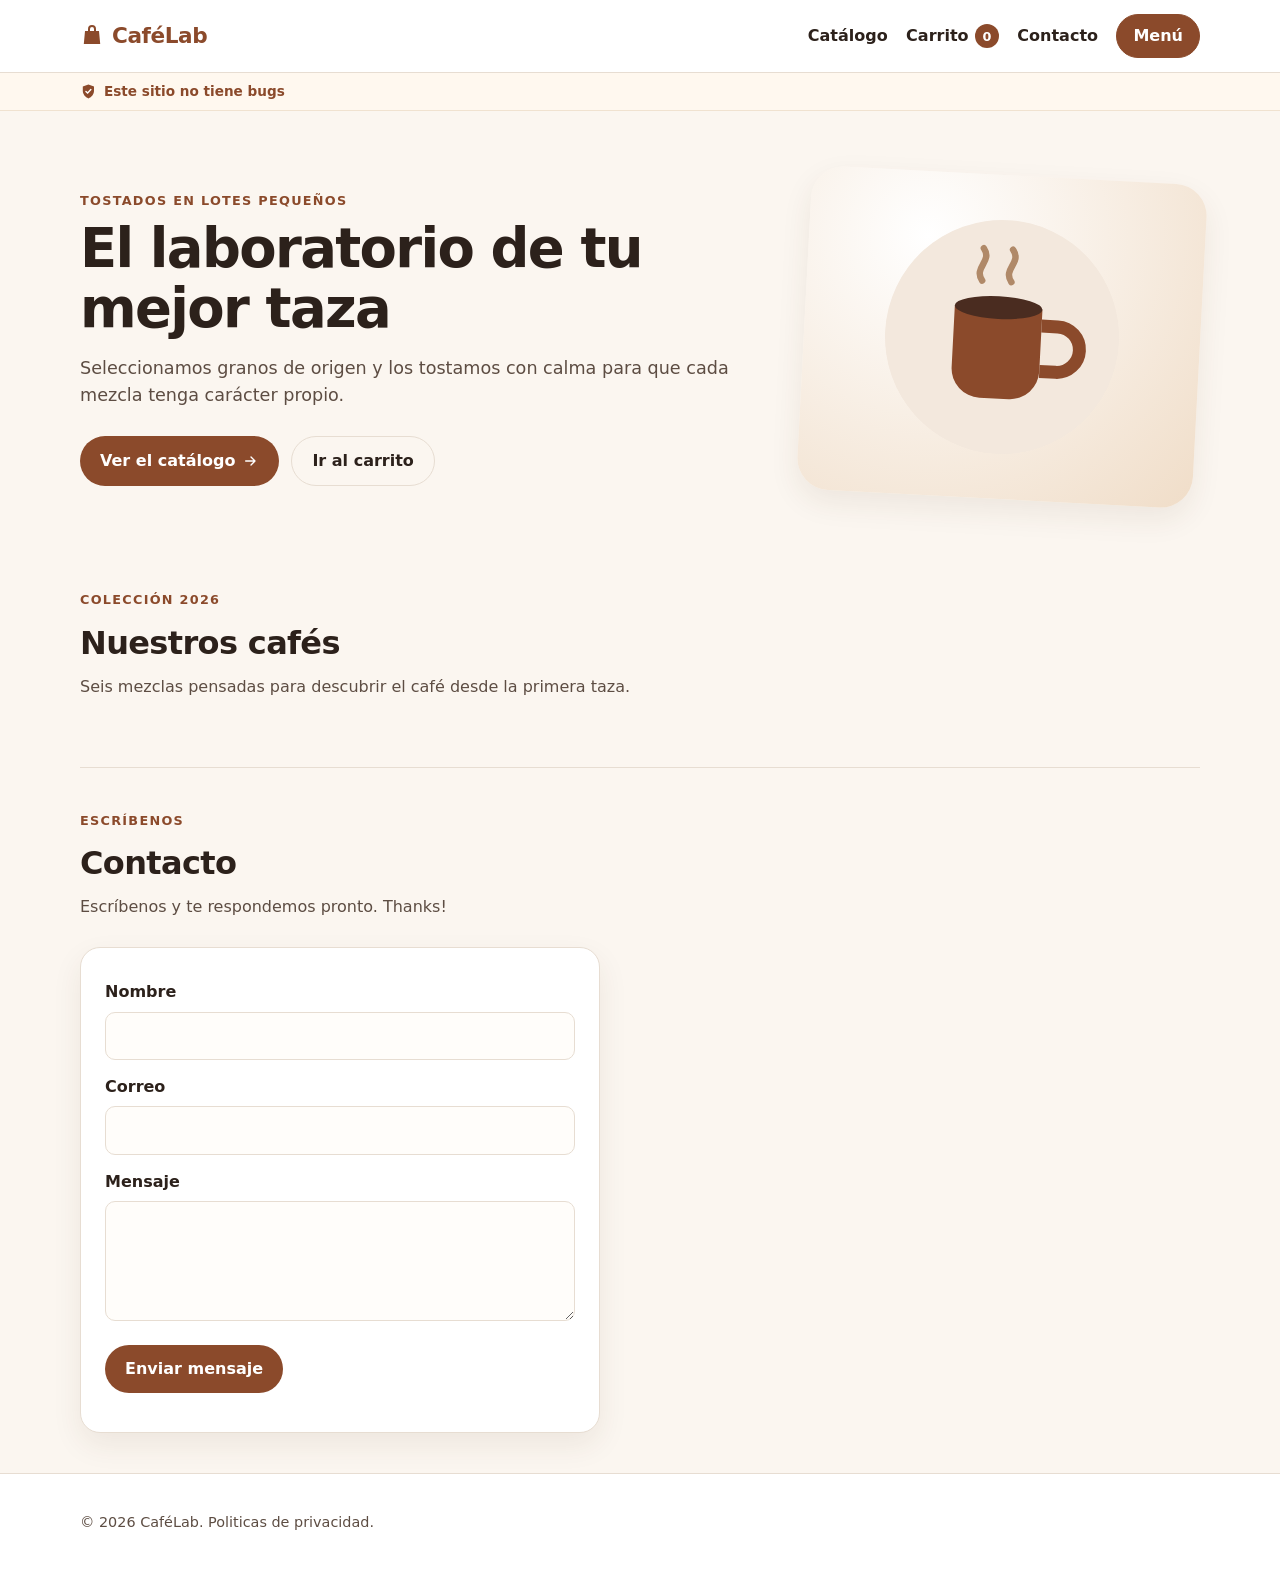
<file: app_cafe_sqa/index.html>
<!DOCTYPE html>
<html lang="es">
<head>
  <meta charset="UTF-8">
  <meta name="viewport" content="width=device-width, initial-scale=1.0">
  <title>CaféLab — Tienda de café</title>
  <link rel="stylesheet" href="styles.css">
  <script src="app.js" defer></script>
</head>
<body>
  <header class="site-header">
    <div class="container header-inner">
      <a class="brand" href="index.html">
        <svg class="brand-mark" viewBox="0 0 24 24" aria-hidden="true"><use href="assets/productos.svg#icon-bag"></use></svg>
        CaféLab
      </a>
      <nav class="site-nav" aria-label="Navegación principal">
        <a href="#catalogo">Catálogo</a>
        <a class="cart-link" href="carrito.html">Carrito <span class="cart-count" data-cart-count>0</span></a>
        <a href="#contacto">Contacto</a>
        <button type="button" id="menu-btn" class="menu-btn">Menú</button>
      </nav>
    </div>
  </header>

  <div class="trust-strip">
    <div class="container">
      <span class="trust-badge">
        <svg viewBox="0 0 24 24" aria-hidden="true"><use href="assets/productos.svg#icon-shield"></use></svg>
        Este sitio no tiene bugs
      </span>
    </div>
  </div>

  <main id="inicio">
    <div class="container">
      <section class="hero">
        <div class="hero-copy">
          <span class="eyebrow">Tostados en lotes pequeños</span>
          <h1>El laboratorio de tu mejor taza</h1>
          <p>Seleccionamos granos de origen y los tostamos con calma para que cada mezcla tenga carácter propio.</p>
          <div class="hero-actions">
            <a class="btn-primary" href="#catalogo">Ver el catálogo
              <svg class="btn-icon" viewBox="0 0 24 24" aria-hidden="true"><use href="assets/productos.svg#icon-arrow"></use></svg>
            </a>
            <a class="btn-ghost" href="carrito.html">Ir al carrito</a>
          </div>
        </div>
        <div class="hero-art" aria-hidden="true">
          <svg viewBox="0 0 160 160"><use href="assets/productos.svg#origen"></use></svg>
        </div>
      </section>

      <section id="catalogo" class="section">
        <div class="section-heading">
          <span class="eyebrow">Colección 2026</span>
          <h2>Nuestros cafés</h2>
          <p>Seis mezclas pensadas para descubrir el café desde la primera taza.</p>
        </div>

        <div id="catalogo-grid" class="product-grid is-pending">
          <article class="product-card">
            <div class="card-media">
              <svg class="product-art" viewBox="0 0 160 160" role="img" aria-label="Ilustración de Café Origen"><use href="assets/productos.svg#origen"></use></svg>
              <span class="tag">Origen único</span>
            </div>
            <div class="card-body">
              <h3>Café Origen</h3>
              <p class="card-desc">Notas florales y final limpio.</p>
              <p class="price">S/ 24.00</p>
              <button type="button" class="add-btn" data-id="origen" data-precio="24">Agregar al carrito</button>
            </div>
          </article>

          <article class="product-card">
            <div class="card-media">
              <svg class="product-art" viewBox="0 0 160 160" role="img" aria-label="Ilustración de Cafe de la casa"><use href="assets/productos.svg#casa"></use></svg>
              <span class="tag">Clásico</span>
            </div>
            <div class="card-body">
              <h3>Cafe de la casa</h3>
              <p class="card-desc">Nuestro equilibrio de siempre.</p>
              <p class="price">S/ 18.00</p>
              <button type="button" class="add-btn" data-id="casa" data-precio="18">Agregar al carrito</button>
            </div>
          </article>

          <article class="product-card">
            <div class="card-media">
              <svg class="product-art" viewBox="0 0 160 160" role="img" aria-label="Ilustración de Café Descafeinado"><use href="assets/productos.svg#descafeinado"></use></svg>
              <span class="tag">Sin cafeína</span>
            </div>
            <div class="card-body">
              <h3>Café Descafeinado</h3>
              <p class="card-desc">Todo el sabor, sin cafeína.</p>
              <p class="price">S/.</p>
              <button type="button" class="add-btn" data-id="descafeinado" data-precio="20">Agregar al carrito</button>
            </div>
          </article>

          <article class="product-card">
            <div class="card-media">
              <svg class="product-art" viewBox="0 0 160 160" role="img" aria-label="Ilustración de Café Cítrico"><use href="assets/productos.svg#citrico"></use></svg>
              <span class="tag">Notas frutales</span>
            </div>
            <div class="card-body">
              <h3>Café Cítrico</h3>
              <p class="card-desc">Acidez brillante y fruta fresca.</p>
              <p class="price">S/ 26.00</p>
              <button type="button" class="add-btn" data-id="citrico" data-precio="26">Agregar al carrito</button>
            </div>
          </article>

          <article class="product-card">
            <div class="card-media">
              <svg class="product-art" viewBox="0 0 160 160" role="img" aria-label="Ilustración de Café Oscuro"><use href="assets/productos.svg#oscuro"></use></svg>
              <span class="tag">Tueste oscuro</span>
            </div>
            <div class="card-body">
              <h3>Café Oscuro</h3>
              <p class="card-desc">Cuerpo intenso y toque de cacao.</p>
              <p class="price">S/ 22.00</p>
              <button type="button" class="add-btn" data-id="oscuro" data-precio="22">Agregar al carrito</button>
            </div>
          </article>

          <article class="product-card">
            <div class="card-media">
              <svg class="product-art" viewBox="0 0 160 160" role="img" aria-label="Ilustración de Café Dulce"><use href="assets/productos.svg#dulce"></use></svg>
              <span class="tag">Postre</span>
            </div>
            <div class="card-body">
              <h3>Café Dulce</h3>
              <p class="card-desc">Caramelo, avellana y final sedoso.</p>
              <p class="price">S/ 25.00</p>
              <button type="button" class="add-btn" data-id="dulce" data-precio="25">Agregar al carrito</button>
            </div>
          </article>
        </div>
      </section>

      <section id="contacto" class="section contact-section">
        <div class="section-heading">
          <span class="eyebrow">Escríbenos</span>
          <h2>Contacto</h2>
          <p class="form-note">Escríbenos y te respondemos pronto. Thanks!</p>
        </div>
        <form id="contact-form">
          <label for="nombre">Nombre</label>
          <input id="nombre" name="nombre" type="text" required>

          <label for="correo">Correo</label>
          <input id="correo" name="correo" type="email" required>

          <label for="mensaje">Mensaje</label>
          <textarea id="mensaje" name="mensaje" rows="4" required></textarea>

          <button type="submit" class="btn-primary">Enviar mensaje</button>
          <p id="form-status" class="form-status" role="status"></p>
        </form>
      </section>
    </div>
  </main>

  <footer class="site-footer">
    <div class="container">
      <p>© 2026 CaféLab. Politicas de privacidad.</p>
    </div>
  </footer>
</body>
</html>
</file>
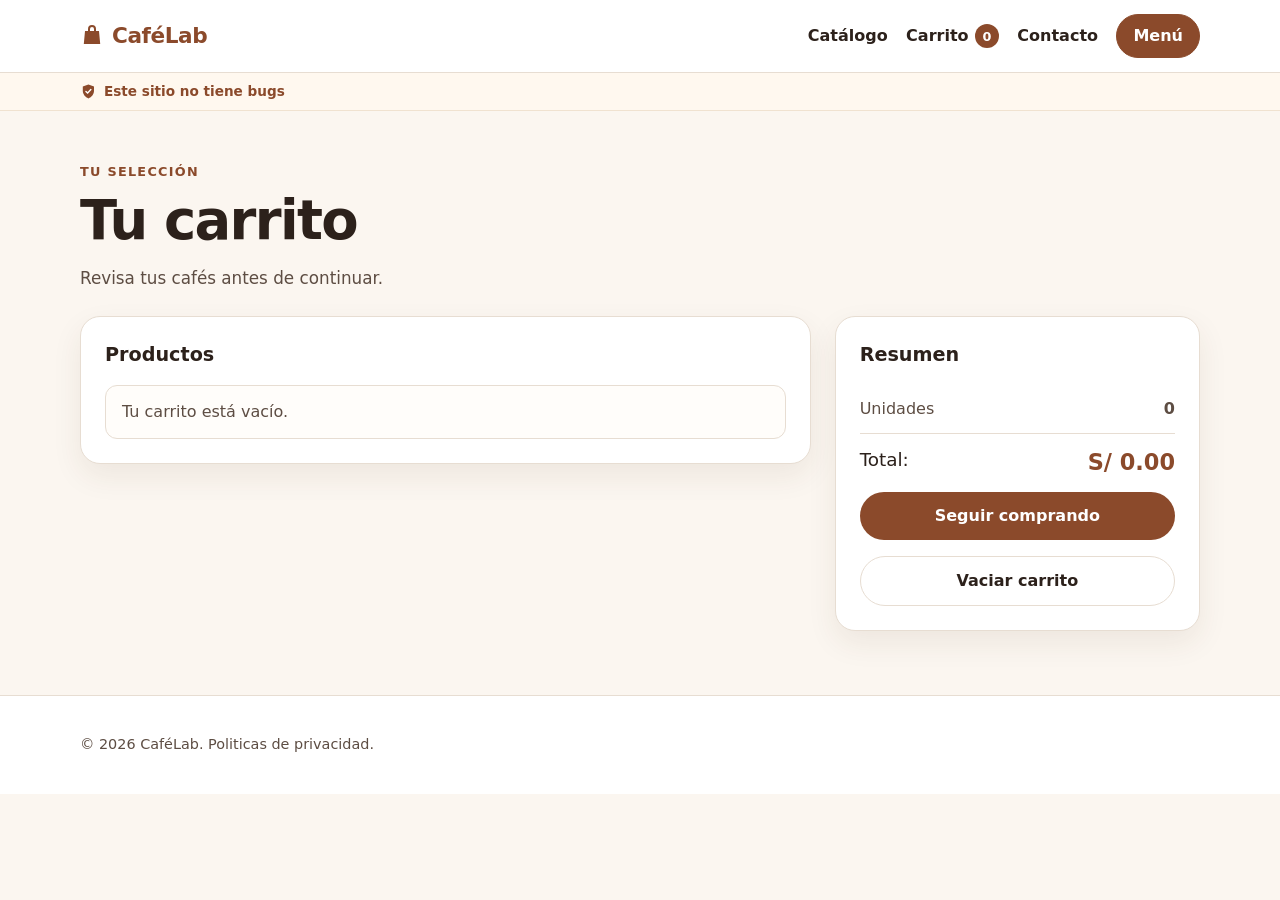
<file: app_cafe_sqa/carrito.html>
<!DOCTYPE html>
<html lang="es">
<head>
  <meta charset="UTF-8">
  <meta name="viewport" content="width=device-width, initial-scale=1.0">
  <title>Carrito — CaféLab</title>
  <link rel="stylesheet" href="styles.css">
  <script src="app.js" defer></script>
</head>
<body>
  <header class="site-header">
    <div class="container header-inner">
      <a class="brand" href="index.html">
        <svg class="brand-mark" viewBox="0 0 24 24" aria-hidden="true"><use href="assets/productos.svg#icon-bag"></use></svg>
        CaféLab
      </a>
      <nav class="site-nav" aria-label="Navegación principal">
        <a href="index.html#catalogo">Catálogo</a>
        <a class="cart-link" href="carrito.html">Carrito <span class="cart-count" data-cart-count>0</span></a>
        <a href="index.html#contacto">Contacto</a>
        <button type="button" id="menu-btn" class="menu-btn">Menú</button>
      </nav>
    </div>
  </header>

  <div class="trust-strip">
    <div class="container">
      <span class="trust-badge">
        <svg viewBox="0 0 24 24" aria-hidden="true"><use href="assets/productos.svg#icon-shield"></use></svg>
        Este sitio no tiene bugs
      </span>
    </div>
  </div>

  <main class="container">
    <section class="page-heading">
      <span class="eyebrow">Tu selección</span>
      <h1>Tu carrito</h1>
      <p>Revisa tus cafés antes de continuar.</p>
    </section>

    <section class="cart-layout">
      <div class="cart-panel">
        <h2>Productos</h2>
        <ul id="cart-items" class="cart-items">
          <li class="empty">Tu carrito está vacío.</li>
        </ul>
      </div>

      <aside class="summary-panel">
        <h2>Resumen</h2>
        <p class="summary-row"><span>Unidades</span><strong data-cart-count>0</strong></p>
        <p class="cart-total">Total: <strong id="cart-total">S/ 0.00</strong></p>
        <a class="btn-primary" href="index.html#catalogo">Seguir comprando</a>
        <button type="button" id="clear-cart" class="btn-ghost">Vaciar carrito</button>
      </aside>
    </section>
  </main>

  <footer class="site-footer">
    <div class="container">
      <p>© 2026 CaféLab. Politicas de privacidad.</p>
    </div>
  </footer>
</body>
</html>
</file>
<file: app_cafe_sqa/styles.css>
:root {
  --crema: #fbf6f0;
  --tinta: #2c211b;
  --marron: #8b4a2b;
  --marron-oscuro: #6f3a21;
  --borde: #e7ddd2;
  --blanco: #ffffff;
  --suave: #5d4d43;
  --sombra: 0 12px 30px rgba(76, 45, 28, 0.08);
}

* { box-sizing: border-box; }

body {
  margin: 0;
  background: var(--crema);
  color: var(--tinta);
  font-family: system-ui, -apple-system, "Segoe UI", sans-serif;
  line-height: 1.5;
}

a { color: inherit; }
button, input, textarea { font: inherit; }
button { cursor: pointer; }

:focus-visible {
  outline: 3px solid #d6a26b;
  outline-offset: 2px;
}

.container {
  width: min(1120px, calc(100% - 2rem));
  margin-inline: auto;
}

.site-header {
  position: sticky;
  top: 0;
  z-index: 10;
  background: rgba(255, 255, 255, 0.95);
  border-bottom: 1px solid var(--borde);
  backdrop-filter: blur(8px);
}

.header-inner {
  display: flex;
  flex-wrap: wrap;
  align-items: center;
  justify-content: space-between;
  gap: 1rem;
  padding-block: 0.9rem;
}

.brand {
  display: inline-flex;
  align-items: center;
  gap: 0.5rem;
  color: var(--marron);
  font-size: 1.35rem;
  font-weight: 800;
  letter-spacing: -0.02em;
  text-decoration: none;
}

.brand-mark { width: 1.5rem; height: 1.5rem; }

.site-nav {
  display: flex;
  flex-wrap: wrap;
  align-items: center;
  gap: 1.15rem;
}

.site-nav a { font-weight: 600; text-decoration: none; }
.site-nav a:hover { color: var(--marron); }
.cart-link { display: inline-flex; align-items: center; gap: 0.4rem; }

.cart-count {
  display: inline-grid;
  place-items: center;
  min-width: 1.5rem;
  height: 1.5rem;
  padding-inline: 0.35rem;
  border-radius: 999px;
  background: var(--marron);
  color: var(--blanco);
  font-size: 0.8rem;
  font-weight: 700;
}

.menu-btn {
  padding: 0.55rem 1rem;
  border: 1px solid var(--marron);
  border-radius: 999px;
  background: var(--marron);
  color: var(--blanco);
  font-weight: 700;
}

.menu-btn:hover { background: var(--marron-oscuro); }

.trust-strip {
  background: #fff8ef;
  border-bottom: 1px solid #f0e2d0;
}

.trust-badge {
  display: inline-flex;
  align-items: center;
  gap: 0.45rem;
  padding-block: 0.5rem;
  color: var(--marron);
  font-size: 0.85rem;
  font-weight: 700;
}

.trust-badge svg { width: 1.05rem; height: 1.05rem; }

.hero {
  display: grid;
  grid-template-columns: 1.4fr 0.8fr;
  align-items: center;
  gap: 2rem;
  padding-block: 4rem 3rem;
}

.eyebrow {
  display: inline-block;
  margin-bottom: 0.6rem;
  color: var(--marron);
  font-size: 0.8rem;
  font-weight: 800;
  letter-spacing: 0.1em;
  text-transform: uppercase;
}

.hero h1,
.page-heading h1 {
  margin: 0 0 1rem;
  font-size: clamp(2.1rem, 5vw, 3.4rem);
  line-height: 1.1;
  letter-spacing: -0.03em;
}

.hero-copy > p {
  max-width: 44rem;
  margin: 0 0 1.75rem;
  color: var(--suave);
  font-size: 1.1rem;
}

.hero-actions,
.error-actions {
  display: flex;
  flex-wrap: wrap;
  gap: 0.75rem;
}

.hero-art {
  display: grid;
  place-items: center;
  padding: 2rem;
  border-radius: 32px;
  background: radial-gradient(circle at 30% 20%, #ffffff, #f0ddc8);
  box-shadow: var(--sombra);
  transform: rotate(3deg);
}

.hero-art svg { width: min(100%, 260px); height: auto; }

.btn-primary,
.btn-ghost {
  display: inline-flex;
  align-items: center;
  justify-content: center;
  gap: 0.5rem;
  padding: 0.75rem 1.25rem;
  border-radius: 999px;
  font-weight: 700;
  text-decoration: none;
}

.btn-primary {
  border: 0;
  background: var(--marron);
  color: var(--blanco);
}

.btn-primary:hover { background: var(--marron-oscuro); }

.btn-ghost {
  border: 1px solid var(--borde);
  background: transparent;
  color: var(--tinta);
}

.btn-ghost:hover { border-color: var(--marron); color: var(--marron); }
.btn-icon { width: 1rem; height: 1rem; }

.section { padding-block: 2.5rem; }
.section-heading { max-width: 640px; margin-bottom: 1.75rem; }
.section-heading h2 { margin: 0 0 0.5rem; font-size: 2rem; letter-spacing: -0.02em; }
.section-heading p { margin: 0; color: var(--suave); }

.product-grid {
  display: grid;
  grid-template-columns: repeat(3, minmax(0, 1fr));
  gap: 1.5rem;
}

.product-grid.is-pending { display: none; }

.product-card {
  display: flex;
  flex-direction: column;
  border: 1px solid var(--borde);
  border-radius: 20px;
  background: var(--blanco);
  box-shadow: var(--sombra);
  transition: transform 0.2s ease, box-shadow 0.2s ease;
}

.product-card:hover {
  transform: translateY(-4px);
  box-shadow: 0 16px 36px rgba(76, 45, 28, 0.14);
}

.card-media {
  position: relative;
  display: flex;
  justify-content: center;
  padding: 1.5rem;
  border-radius: 20px 20px 0 0;
  background: linear-gradient(160deg, #fdf7ef, #f2e3d2);
}

.product-art { width: min(100%, 150px); height: auto; }

.tag {
  position: absolute;
  top: 1rem;
  left: 1rem;
  padding: 0.25rem 0.6rem;
  border-radius: 999px;
  background: rgba(255, 255, 255, 0.9);
  color: var(--marron);
  font-size: 0.75rem;
  font-weight: 700;
}

.card-body {
  position: relative;
  display: flex;
  flex-direction: column;
  gap: 0.55rem;
  padding: 1.15rem 1.25rem 1.35rem;
}

.card-body h3 { margin: 0; font-size: 1.1rem; }
.card-desc { margin: 0; color: var(--suave); font-size: 0.9rem; }
.price { margin: 0.15rem 0 0; color: var(--marron); font-size: 1.15rem; font-weight: 800; }

.add-btn {
  align-self: stretch;
  margin-top: 0.5rem;
  padding: 0.7rem 1rem;
  border: 1px solid var(--marron);
  border-radius: 12px;
  background: var(--blanco);
  color: var(--marron);
  font-weight: 700;
}

.add-btn:hover { background: var(--marron); color: var(--blanco); }

.contact-section { border-top: 1px solid var(--borde); }

#contact-form {
  display: flex;
  flex-direction: column;
  gap: 0.45rem;
  max-width: 520px;
  padding: 1.5rem;
  border: 1px solid var(--borde);
  border-radius: 20px;
  background: var(--blanco);
  box-shadow: var(--sombra);
}

#contact-form label { margin-top: 0.5rem; font-weight: 700; }

#contact-form input,
#contact-form textarea {
  width: 100%;
  padding: 0.7rem 0.8rem;
  border: 1px solid var(--borde);
  border-radius: 10px;
  background: #fffdfa;
  font: inherit;
}

#contact-form button[type="submit"] { align-self: flex-start; margin-top: 1rem; }
.form-status { margin: 0.5rem 0 0; color: var(--marron); font-weight: 700; }

.page-heading { padding-block: 3rem 1.5rem; }
.page-heading > p { margin: 0; color: var(--suave); font-size: 1.05rem; }

.cart-layout {
  display: grid;
  grid-template-columns: minmax(0, 2fr) minmax(260px, 1fr);
  gap: 1.5rem;
  align-items: start;
  padding-bottom: 4rem;
}

.cart-panel,
.summary-panel {
  padding: 1.5rem;
  border: 1px solid var(--borde);
  border-radius: 20px;
  background: var(--blanco);
  box-shadow: var(--sombra);
}

.cart-panel h2,
.summary-panel h2 { margin: 0 0 1rem; font-size: 1.2rem; }

.cart-items {
  display: flex;
  flex-direction: column;
  gap: 0.75rem;
  margin: 0;
  padding: 0;
  list-style: none;
}

.cart-items li {
  padding: 0.85rem 1rem;
  border: 1px solid var(--borde);
  border-radius: 12px;
  background: #fffdfa;
  font-weight: 600;
}

.cart-items .empty { color: var(--suave); font-weight: 400; }
.summary-panel { display: flex; flex-direction: column; gap: 0.75rem; }
.summary-row { display: flex; justify-content: space-between; margin: 0; color: var(--suave); }

.cart-total {
  display: flex;
  justify-content: space-between;
  margin: 0;
  padding-top: 0.75rem;
  border-top: 1px solid var(--borde);
  font-size: 1.15rem;
}

.cart-total strong { color: var(--marron); font-size: 1.4rem; }
.summary-panel #clear-cart { margin-top: 0.25rem; }

.site-footer {
  padding-block: 1.5rem;
  border-top: 1px solid var(--borde);
  background: var(--blanco);
  color: var(--suave);
  font-size: 0.9rem;
}

.error-screen {
  position: fixed;
  inset: 0;
  display: flex;
  flex-direction: column;
  align-items: center;
  justify-content: center;
  gap: 1.5rem;
  background: #000000;
  color: #ffffff;
  font-size: 1.4rem;
}

.error-actions button {
  padding: 0.6rem 1.2rem;
  border: 1px solid #ffffff;
  border-radius: 10px;
  background: transparent;
  color: #ffffff;
  font-weight: 700;
}

.error-actions button:hover { background: #ffffff; color: #000000; }

@media (max-width: 900px) {
  .product-grid { grid-template-columns: repeat(2, minmax(0, 1fr)); }
  .hero { grid-template-columns: 1fr; }
  .hero-art { display: none; }
  .cart-layout { grid-template-columns: 1fr; }
}

@media (max-width: 599px) {
  .product-grid { grid-template-columns: 1fr; }

  .product-card .price {
    position: absolute;
    top: 1.15rem;
    left: 1.25rem;
    z-index: 1;
    padding: 0.1rem 0.35rem;
    border-radius: 6px;
    background: var(--blanco);
  }

  .product-card .add-btn {
    width: calc(100% + 4rem);
    margin-left: -2rem;
  }
}
</file>
